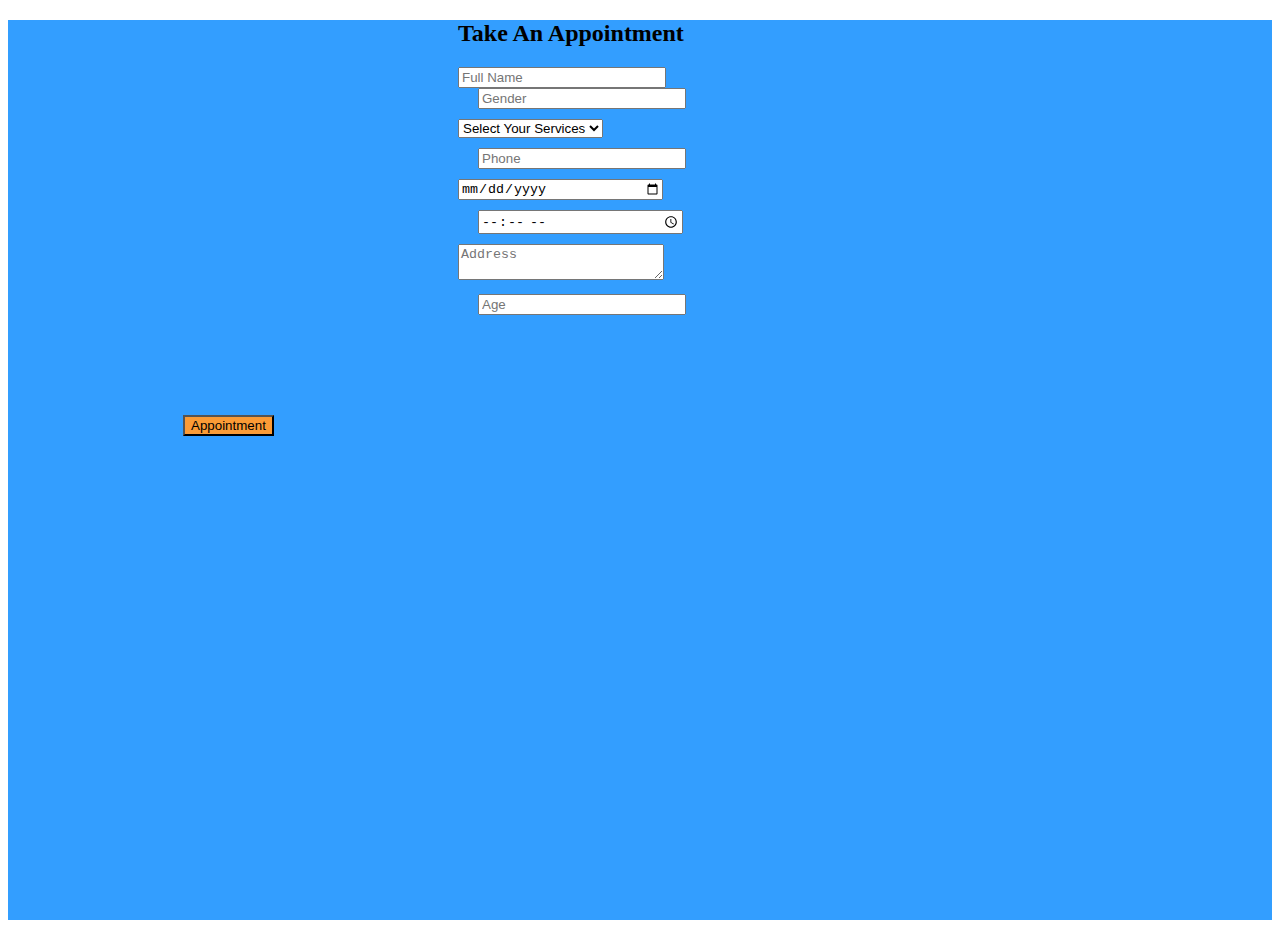
<file: app.html>
<!DOCTYPE html>
<html lang="en" dir="ltr">
  <head>
    <meta charset="utf-8">
    <title></title>
    <!-- CSS only -->
<link href="https://cdn.jsdelivr.net/npm/bootstrap@5.0.0-beta2/dist/css/bootstrap.min.css" rel="stylesheet" integrity="sha384-BmbxuPwQa2lc/FVzBcNJ7UAyJxM6wuqIj61tLrc4wSX0szH/Ev+nYRRuWlolflfl" crossorigin="anonymous">

  </head>
  <body>
    <div class="container-fluid" style="  background-color:#339EFF; height: 100vh;">
<div class="row" style="margin-left:450px;">
<div class="col-md-6 py-5 pr-md-5">
<div class="heading-section heading-section-white ftco-animate mb-5 fadeInUp ftco-animated">
<span class="subheading"></span>
<h2 class="mb-4">Take An Appointment</h2>
<p></p>
</div>
<form action="demo.php"  name="form"method="post" class="appointment-form ftco-animate fadeInUp ftco-animated">
<div class="d-md-flex">
<div class="form-group">
<input style=" width:200px;" type="text" class="form-control" id="n1" name="name" placeholder="Full Name" >
</div>
<div class="form-group ml-md-4">
<input style="margin-left:20px; width:200px;" type="text"  id="n2"class="form-control" name="gender" placeholder="Gender" onclick="validateForm()" >
</div>
</div>
<div class="d-md-flex">
<div class="form-group">
<div class="form-field">
<div class="select-wrap">
<div class="icon" style="margin-top:10px; width:200px;"><span class="ion-ios-arrow-down"></span></div>
<select  onclick="validateForm1()" name="sos" id="sos" class="form-control"  >
<option  > Select Your Services</option>
<option value="Neurology">Neurology</option>
<option value="Cardiology">Cardiology</option>
<option value="Dental">Dental</option>
<option value="Ophthalmology">Ophthalmology</option>
<option value="Dermatology">Dermatology</option>
<option value="Surgical">Surgical</option>

</select>
</div>
</div>
</div>
<div class="form-group ml-md-4">
<input  style="margin-top:10px; margin-left:20px; width:200px;" type="text"  id="n5"class="form-control" name="phone" placeholder="Phone" onclick="validateForm1()"  >

</div>
</div>
<div class="d-md-flex">
 <div class="form-group">
<div class="input-wrap">
<div class="icon"><span class="ion-md-calendar"></span></div>
<input style="margin-top:10px; width:200px; " type="date" class="form-control appointment_date" name="date" placeholder="Date" onclick="validateForm21()">
</div>
</div>
<div class="form-group ml-md-4">
<div class="input-wrap">
<div class="icon"><span class="ion-ios-clock"></span></div>
<input style="margin-top:10px; margin-left:20px; width:200px;" type="time" class="form-control appointment_time ui-timepicker-input" name="time" placeholder="Time" autocomplete="off"  onclick="validateForm2()">
</div>
</div>
</div>
<div class="d-md-flex">
<div class="form-group">
<textarea style="margin-top:10px;width:200px;"  id="" cols="30" rows="2" class="form-control" name="address" placeholder="Address" onclick="validateForm3()"></textarea>
</div>
<div class="form-group ml-md-4">
<input style="margin-left:20px;margin-top:10px; width:200px;" type="text" class="form-control" name="age" id="n8" placeholder="Age" onclick="validateForm4()" >
</div>

<div class="form-group">
  <input style="background-color:#FB9B36; margin-top:100px; margin-left:-275px;" type="submit"    value="Appointment" class="btn btn-secondary py-3 px-4">
</div>
</div>
</form>
</div>

</div>
</div>
<script>

  function validateForm() {
    var format = /^[A-Za-z]/
    var isValid = format.test(document.getElementById("n1").value);
    var a = document.forms["form"]["name"].value;
    if (!isValid) {
            alert("Please enter valid name");}



     else if (a == null || a == ""  ) {
          alert("Name must be filled out");
          return false;
      }
      else if(!isNaN(a))
      {

        alert("Enter valid name");
        return false;
      }



  }

  function validateForm1()
  {
    var b = document.forms["form"]["gender"].value;
    var format = /^[A-Za-z]+$/
    var isValid = format.test(document.getElementById("n2").value);
    var a = document.forms["form"]["name"].value;
    if (!isValid) {
            alert("Please enter valid gender");
          return false;}

       if (b == null || b == "") {
          alert("gender must be filled out");
          return false;
      }

  }
  function validateForm21()
  {
    var c = document.forms["form"]["phone"].value;

    var format = /^[0-9]+$/
    var isValid = format.test(document.getElementById("n5").value);



    if (!isValid ||c.length<9) {
            alert("Please enter valid phone");
          return false;}
       if (c == null || c == "") {
          alert("please enter phone");
          return false;
      }
  }
  function validateForm2()
  {
    var c = document.forms["form"]["date"].value;
       if (c == null || c == "") {
          alert("please enter date");
          return false;
      }
  }
  function validateForm3()
  {
    var d = document.forms["form"]["time"].value;
       if (d == null || d == "") {
          alert("Please enter time");
          return false;
      }
  }
  function validateForm4()
  {
    var e = document.forms["form"]["address"].value;
       if (e == null || e == "") {
          alert("please enter addresss");
          return false;
      }

  }
  function validdateForm5()
  {
    var f = document.forms["form"]["age"].value;
      var format = /^[0-9]+$/
    var isValid = format.test(document.getElementById("n8").value);

    if (!isValid  ) {
            alert("Please enter valid age");}

       if (f == null || f == "") {
          alert("please enter age");
          return false;
      }
  }


  </script>

  </body>
</html>
</file>
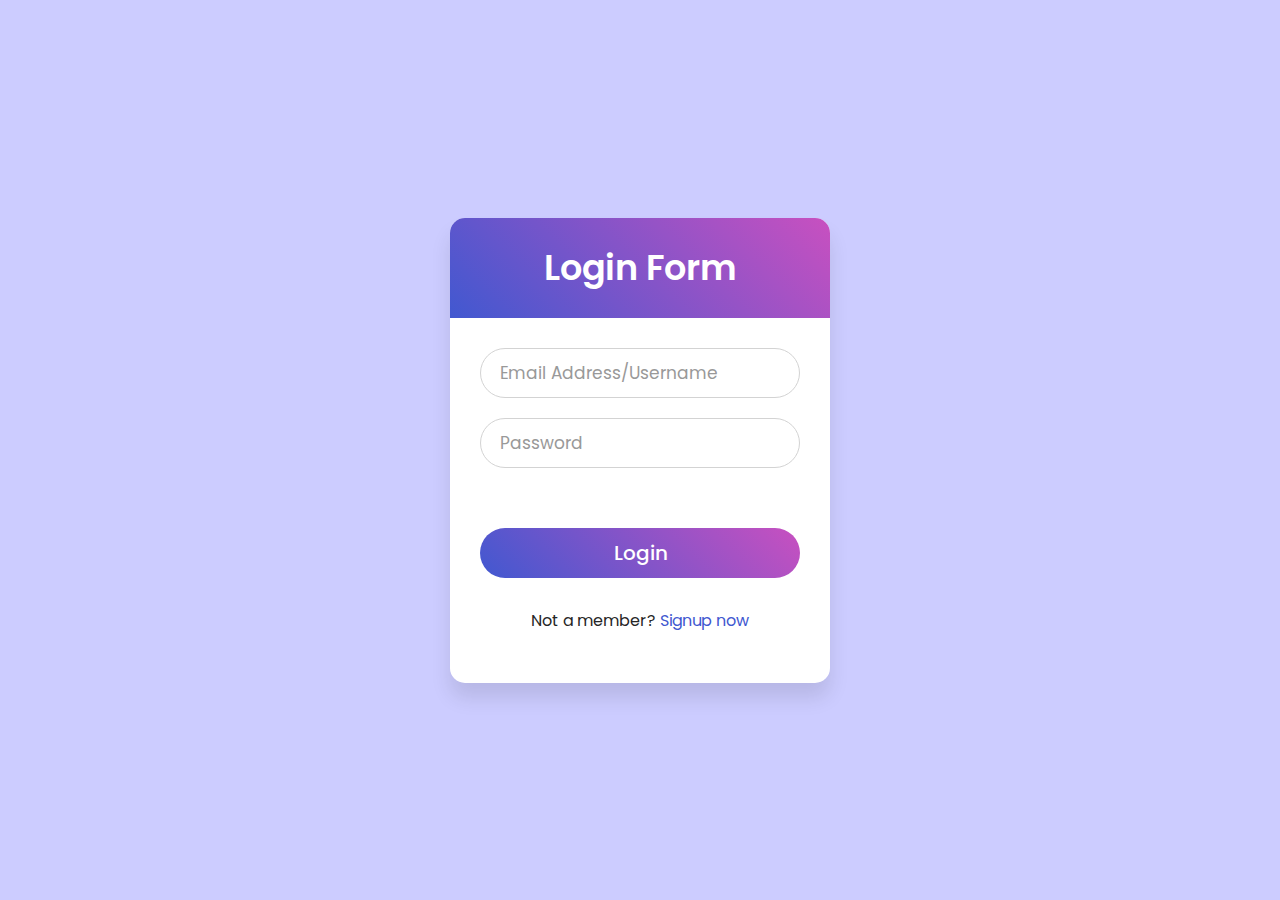
<file: login.html>
<!DOCTYPE html>
<!-- Created By CodingNepal -->
<html lang="en" dir="ltr">
  <head>
    <meta charset="utf-8">
    <!-- Somehow I got an error, so I comment the title, just uncomment to show -->
    <!-- <title>Login Form Design | CodeLab</title> -->
    <link rel="stylesheet" href="style.css">
  </head>
  <body>
    <div class="wrapper">
      <div class="title">
Login Form</div>
<form action="log.php" method="post">
        <div class="field">
          <input type="text" name="username" required>
          <label>Email Address/Username</label>
        </div>
<div class="field">
          <input type="password" name="password" required>
          <label>Password</label>
        </div>
<div class="content">
          <div class="checkbox">
            <label for="remember-me"></label>
          </div>
<div class="pass-link">
<a href="#"></a></div>
</div>
<div class="field">
          <input type="submit" value="Login">
        </div>
<div class="signup-link">
Not a member? <a href="signup.html">Signup now</a></div>
</form>
</div>
</body>
</html>
</file>
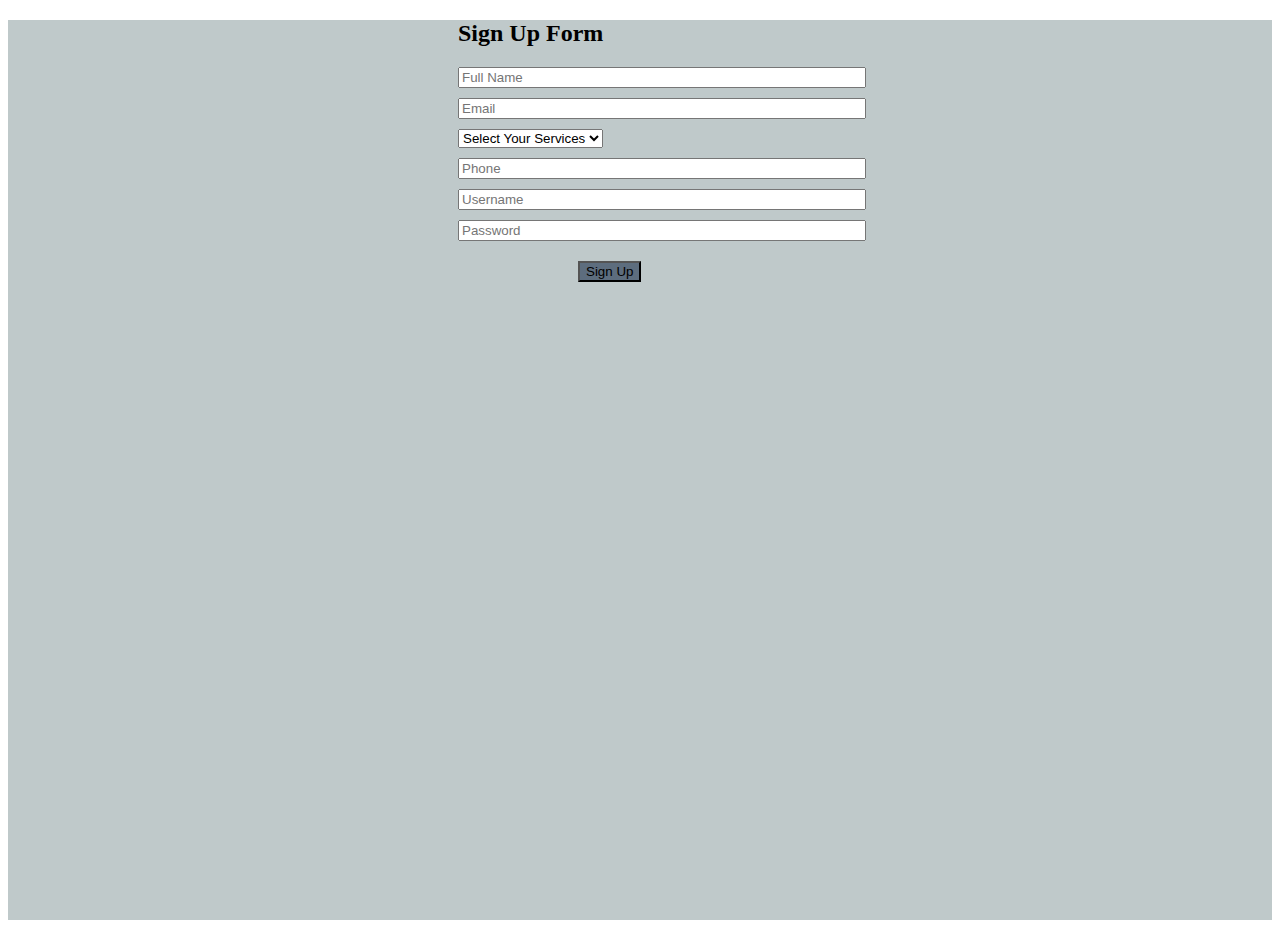
<file: signup.html>
<!DOCTYPE html>
<html lang="en" dir="ltr">
  <head>
    <meta charset="utf-8">
    <title></title>
    <!-- CSS only -->
<link href="https://cdn.jsdelivr.net/npm/bootstrap@5.0.0-beta2/dist/css/bootstrap.min.css" rel="stylesheet" integrity="sha384-BmbxuPwQa2lc/FVzBcNJ7UAyJxM6wuqIj61tLrc4wSX0szH/Ev+nYRRuWlolflfl" crossorigin="anonymous">

  </head>
  <body>
    <div class="container-fluid" style="  background-color:#BFC9CA; height: 100vh;">
<div class="col" style="margin-left:450px;">
<div class="col-md-6 py-5 pr-md-5">
<div class="heading-section heading-section-white ftco-animate mb-5 fadeInUp ftco-animated">
<h2 class="mb-4">Sign Up Form</h2>
</div>
<form action="doc.php" method="post"  name="form"class="appointment-form ftco-animate fadeInUp ftco-animated">

<div class="form-group">
<input style=" width:400px;" type="text" class="form-control" name="name" id="n1"placeholder="Full Name">
</div>
<div class="form-group ml-md-4">
<input style=" width:400px; margin-top:10px;" type="email" class="form-control" name="email" id="n2" placeholder="Email" onclick="validateForm()">
</div>


<div class="form-group">
<div class="form-field">
<div class="select-wrap">
<div class="icon" style=" margin-top:10px;"><span class="ion-ios-arrow-down"></span></div>
<select name="sos" id="sos" class="form-control" onclick="validateForm1()">
<option>Select Your Services</option>
<option value="Neurology">Neurology</option>
<option value="Cardiology">Cardiology</option>
<option value="Dental">Dental</option>
<option value="Ophthalmology">Ophthalmology</option>
<option value="Dermatology">Dermatology</option>
<option value="Surgical">Surgical</option>

</select>
</div>
</div>
</div>
<div class="form-group ml-md-4">
<input  style="margin-top:10px;  width:400px;" type="text" class="form-control" id="n5" name="phone" placeholder="Phone">
</div>





<div class="form-group">
<input style="margin-top:10px;width:400px;"  type="text" class="form-control" name="username" placeholder="Username" onclick="validateForm21()"></input>
</div>
<div class="form-group ml-md-4">
<input style="margin-top:10px; width:400px;" type="password" class="form-control" name="password" placeholder="Password">
</div>

<div class="form-group">
<input style="background-color:#5D6D7E  ; margin-top:20px; margin-left:120px;" type="submit" value="Sign Up" class="btn btn-secondary py-3 px-4">
</div>

</form>
</div>

</div>
</div>

<script type="text/javascript">
function validateForm() {
  var format = /^[A-Za-z]/
  var isValid = format.test(document.getElementById("n1").value);
  var a = document.forms["form"]["name"].value;
  if (!isValid) {
          alert("Please enter valid name");}



   else if (a == null || a == ""  ) {
        alert("Name must be filled out");
        return false;
    }
    else if(!isNaN(a))
    {

      alert("Enter valid name");
      return false;
    }



}
function validateForm1() {
  var format = /^[a-zA-Z0-9.!#$%&'+/=?^_`{|}~-]+@[a-zA-Z0-9-]+(?:\.[a-zA-Z0-9-]+)$/;
  var isValid = format.test(document.getElementById("n2").value);
  var a = document.forms["form"]["email"].value;
  if (!isValid) {
          alert("Please enter valid email");}



   else if (a == null || a == ""  ) {
        alert("email must be filled out");
        return false;
    }
    else if(!isNaN(a))
    {

      alert("Enter valid email");
      return false;
    }



}
function validateForm21()
{
  var c = document.forms["form"]["phone"].value;

  var format = /^[0-9]+$/
  var isValid = format.test(document.getElementById("n5").value);



  if (!isValid ||c.length<9) {
          alert("Please enter valid phone");
        return false;}
     if (c == null || c == "") {
        alert("please enter phone");
        return false;
    }
}


</script>
  </body>
</html>
</file>
<file: style.css>
@import url('https://fonts.googleapis.com/css?family=Poppins:400,500,600,700&display=swap');
*{
  margin: 0;
  padding: 0;
  box-sizing: border-box;
  font-family: 'Poppins', sans-serif;
}
html,body{
  display: grid;
  height: 100%;
  width: 100%;
  place-items: center;
  background:#CCCCFF;
  /* background: linear-gradient(-135deg, #c850c0, #4158d0); */
}
::selection{
  background: #4158d0;
  color: #fff;
}
.wrapper{
  width: 380px;
  background: #fff;
  border-radius: 15px;
  box-shadow: 0px 15px 20px rgba(0,0,0,0.1);
}
.wrapper .title{
  font-size: 35px;
  font-weight: 600;
  text-align: center;
  line-height: 100px;
  color: #fff;
  user-select: none;
  border-radius: 15px 15px 0 0;
  background: linear-gradient(-135deg, #c850c0, #4158d0);
}
.wrapper form{
  padding: 10px 30px 50px 30px;
}
.wrapper form .field{
  height: 50px;
  width: 100%;
  margin-top: 20px;
  position: relative;
}
.wrapper form .field input{
  height: 100%;
  width: 100%;
  outline: none;
  font-size: 17px;
  padding-left: 20px;
  border: 1px solid lightgrey;
  border-radius: 25px;
  transition: all 0.3s ease;
}
.wrapper form .field input:focus,
form .field input:valid{
  border-color: #4158d0;
}
.wrapper form .field label{
  position: absolute;
  top: 50%;
  left: 20px;
  color: #999999;
  font-weight: 400;
  font-size: 17px;
  pointer-events: none;
  transform: translateY(-50%);
  transition: all 0.3s ease;
}
form .field input:focus ~ label,
form .field input:valid ~ label{
  top: 0%;
  font-size: 16px;
  color: #4158d0;
  background: #fff;
  transform: translateY(-50%);
}
form .content{
  display: flex;
  width: 100%;
  height: 50px;
  font-size: 16px;
  align-items: center;
  justify-content: space-around;
}
form .content .checkbox{
  display: flex;
  align-items: center;
  justify-content: center;
}
form .content input{
  width: 15px;
  height: 15px;
  background: red;
}
form .content label{
  color: #262626;
  user-select: none;
  padding-left: 5px;
}
form .content .pass-link{
  color: "";
}
form .field input[type="submit"]{
  color: #fff;
  border: none;
  padding-left: 0;
  margin-top: -10px;
  font-size: 20px;
  font-weight: 500;
  cursor: pointer;
  background: linear-gradient(-135deg, #c850c0, #4158d0);
  transition: all 0.3s ease;
}
form .field input[type="submit"]:active{
  transform: scale(0.95);
}
form .signup-link{
  color: #262626;
  margin-top: 20px;
  text-align: center;
}
form .pass-link a,
form .signup-link a{
  color: #4158d0;
  text-decoration: none;
}
form .pass-link a:hover,
form .signup-link a:hover{
  text-decoration: underline;
}
</file>
